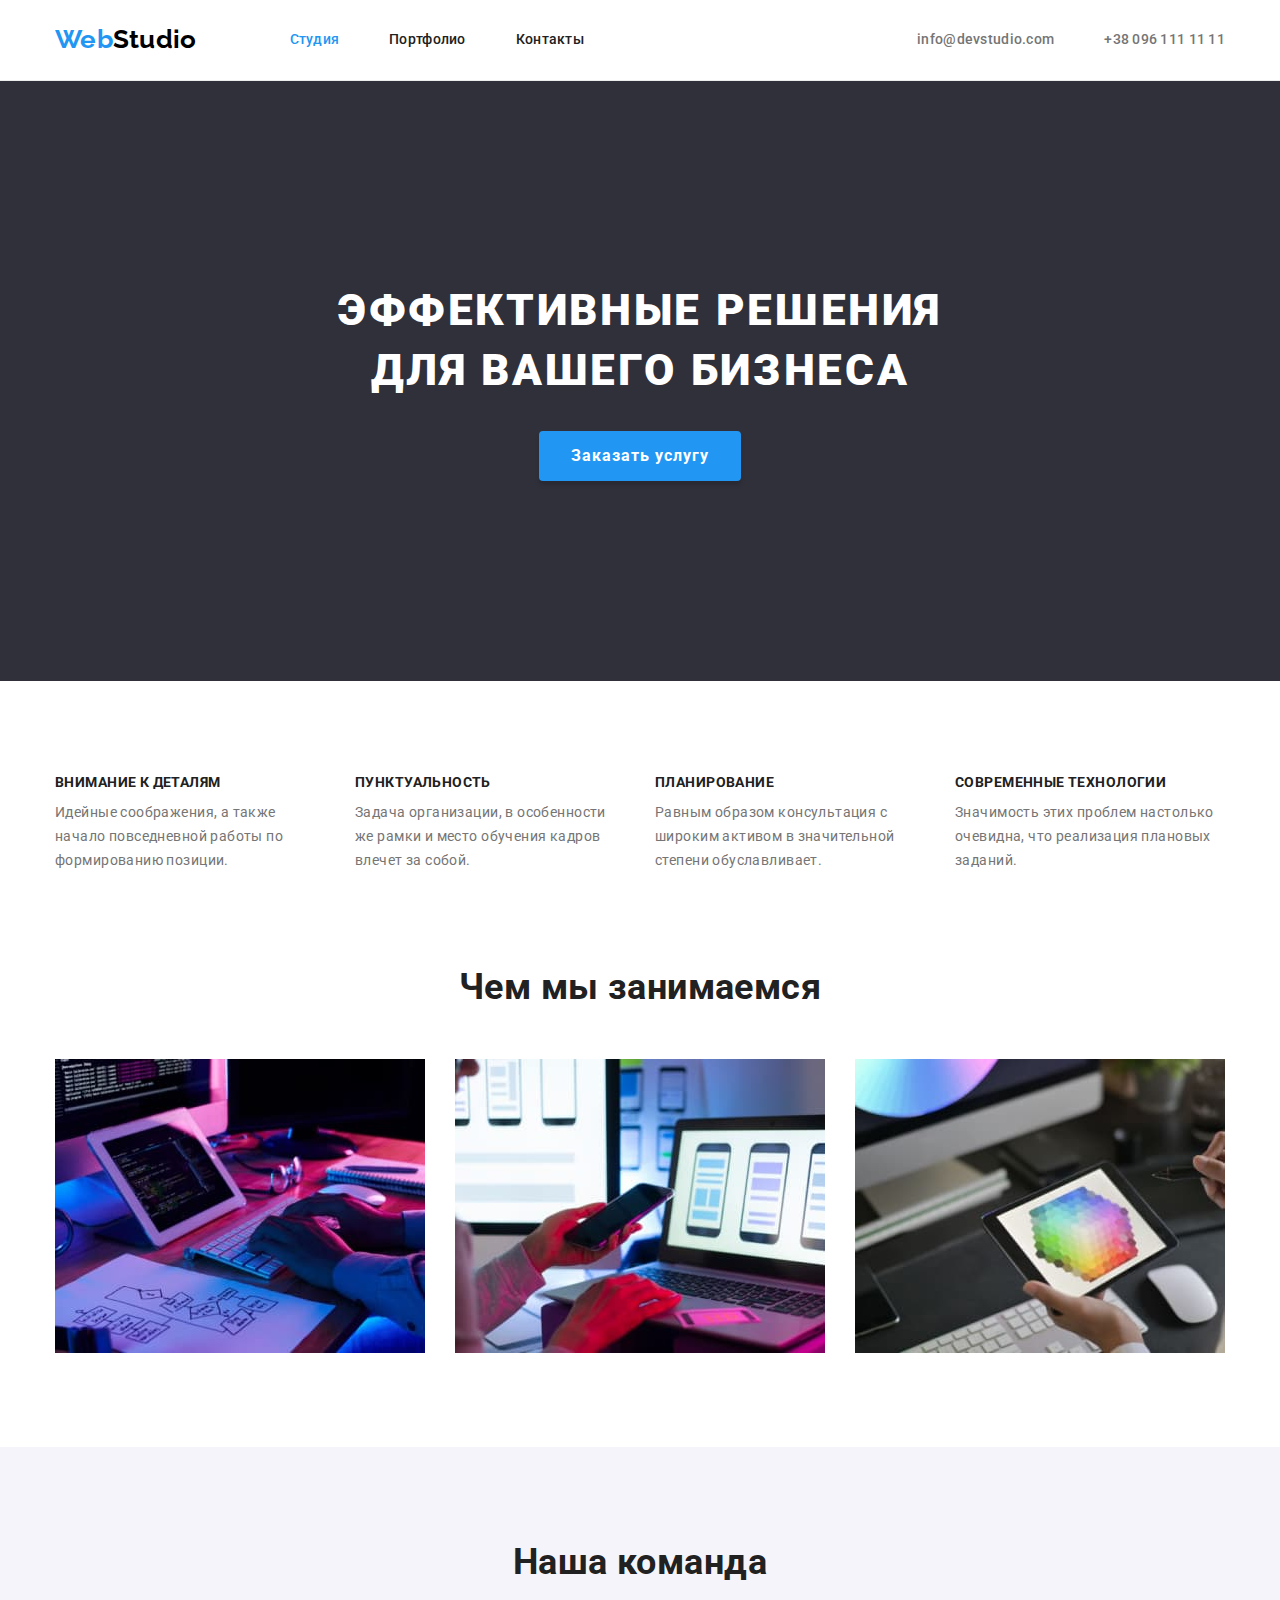
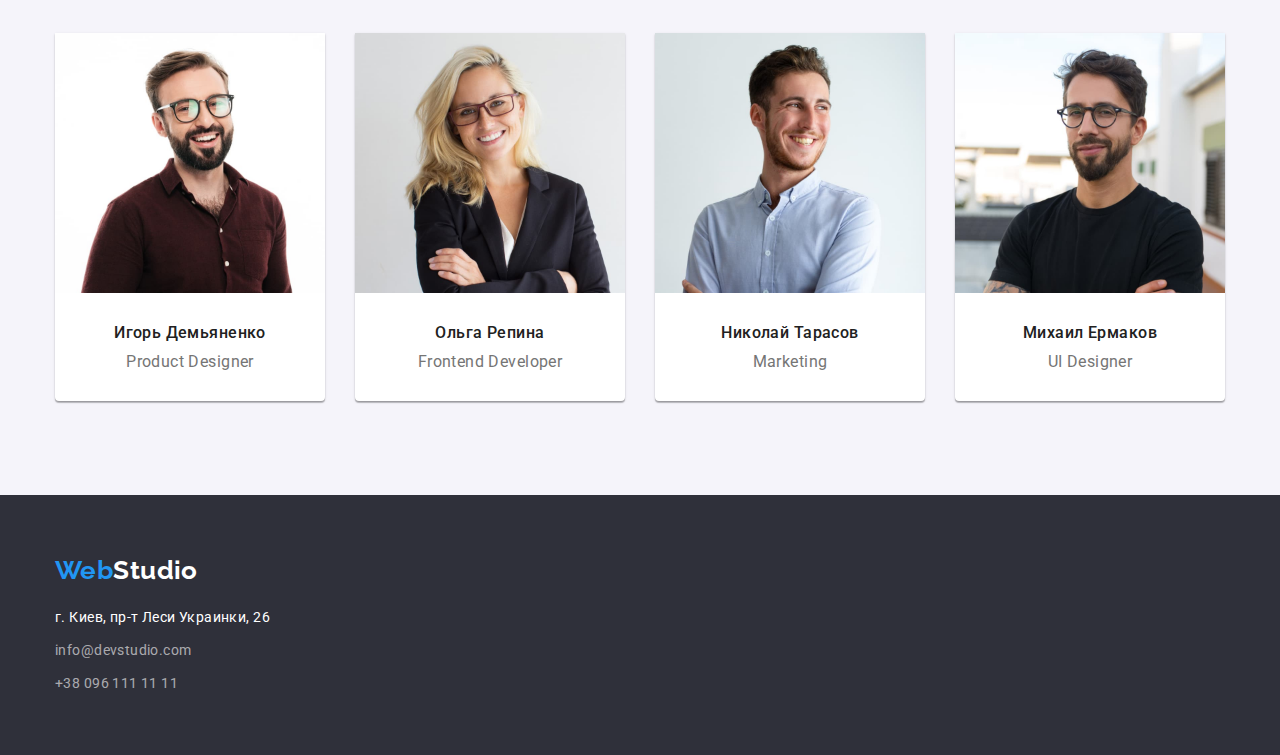
<file: index.html>
<!DOCTYPE html>
<html lang="ru">
  <head>
    <meta charset="UTF-8" />
    <meta http-equiv="X-UA-Compatible" content="IE=edge" />
    <meta name="viewport" content="width=device-width, initial-scale=1.0" />
    <title lang="en">WebStudio</title>
    <link rel="preconnect" href="https://fonts.googleapis.com" />
    <link rel="preconnect" href="https://fonts.gstatic.com" crossorigin />
    <link
      href="https://fonts.googleapis.com/css2?family=Raleway:wght@700&family=Roboto:wght@400;500;700;900&display=swap"
      rel="stylesheet"
    />
    <link
      rel="stylesheet"
      href="https://cdnjs.cloudflare.com/ajax/libs/modern-normalize/1.1.0/modern-normalize.min.css"
    />
    <link rel="stylesheet" href="./css/styles.css" />
  </head>
  <body>
    <header class="header">
      <div class="header-container container">
        <nav class="header-nav">
          <a class="header-logo link" href="./index.html" lang="en">
            <span class="accent">Web</span>Studio
          </a>
          <ul class="header-nav-list list">
            <li class="header-nav-item">
              <a class="link current" href="./index.html">Студия</a>
            </li>
            <li class="header-nav-item">
              <a class="link" href="./portfolio.html">Портфолио</a>
            </li>
            <li class="header-nav-item">
              <a class="link" href="">Контакты</a>
            </li>
          </ul>
        </nav>
        <ul class="contact list">
          <li class="contact-item">
            <a class="contact-link link" href="mailto:info@devstudio.com">info@devstudio.com</a>
          </li>
          <li class="contact-item">
            <a class="contact-link link" href="tel:+380961111111">+38 096 111 11 11</a>
          </li>
        </ul>
      </div>
    </header>
    <main>
      <!--Hero-->
      <section class="hero section">
        <div class="container">
          <h1 class="hero-title">Эффективные решения для вашего бизнеса</h1>
          <button class="hero-button" type="button">Заказать услугу</button>
        </div>
      </section>
      <!--features-->
      <section class="features section">
        <div class="container">
          <h2 class="visually-hidden">Особенности</h2>
          <ul class="features-list list">
            <li class="features-list-item">
              <h3 class="features-list-title">Внимание к деталям</h3>
              <p class="features-list-text">
                Идейные соображения, а также начало повседневной работы по формированию позиции.
              </p>
            </li>
            <li class="features-list-item">
              <h3 class="features-list-title">Пунктуальность</h3>
              <p class="features-list-text">
                Задача организации, в особенности же рамки и место обучения кадров влечет за собой.
              </p>
            </li>
            <li class="features-list-item">
              <h3 class="features-list-title">Планирование</h3>
              <p class="features-list-text">
                Равным образом консультация с широким активом в значительной степени обуславливает.
              </p>
            </li>
            <li class="features-list-item">
              <h3 class="features-list-title">Современные технологии</h3>
              <p class="features-list-text">
                Значимость этих проблем настолько очевидна, что реализация плановых заданий.
              </p>
            </li>
          </ul>
        </div>
      </section>
      <!--Чем мы занимаемся works -->
      <section class="works section">
        <div class="container">
          <h2 class="works-title">Чем мы занимаемся</h2>
          <ul class="works-list list">
            <li class="works-list-item">
              <img src="./images/img1.jpg" alt="Desctop App" width="370" height="294" />
            </li>
            <li class="works-list-item">
              <img src="./images/img2.jpg" alt="Mobile App" width="370" height="294" />
            </li>
            <li class="works-list-item">
              <img src="./images/img3.jpg" alt="Design" width="370" height="294" />
            </li>
          </ul>
        </div>
      </section>
      <!--Team-->
      <section class="team section">
        <div class="container">
          <h2 class="team-title">Наша команда</h2>
          <ul class="team-list card-set list">
            <li class="team-list-item card-set-item">
              <img
                class="team-list-img"
                src="./images/img4.jpg"
                alt="Игорь Демьяненко"
                width="270"
                height="260"
              />
              <div class="team-list-block">
                <h3 class="team-list-title">Игорь Демьяненко</h3>
                <p class="team-list-text" lang="en">Product Designer</p>
              </div>
            </li>
            <li class="team-list-item card-set-item">
              <img
                class="team-list-img"
                src="./images/img5.jpg"
                alt="Ольга Репина"
                width="270"
                height="260"
              />
              <div class="team-list-block">
                <h3 class="team-list-title">Ольга Репина</h3>
                <p class="team-list-text" lang="en">Frontend Developer</p>
              </div>
            </li>
            <li class="team-list-item card-set-item">
              <img
                class="team-list-img"
                src="./images/img6.jpg"
                alt="Николай Тарасов"
                width="270"
                height="260"
              />
              <div class="team-list-block">
                <h3 class="team-list-title">Николай Тарасов</h3>
                <p class="team-list-text" lang="en">Marketing</p>
              </div>
            </li>
            <li class="team-list-item card-set-item">
              <img
                class="team-list-img"
                src="./images/img7.jpg"
                alt="Михаил Ермаков"
                width="270"
                height="260"
              />
              <div class="team-list-block">
                <h3 class="team-list-title">Михаил Ермаков</h3>
                <p class="team-list-text" lang="en">UI Designer</p>
              </div>
            </li>
          </ul>
        </div>
      </section>
    </main>
    <footer class="footer">
      <div class="container">
        <a class="footer-logo link" href="./index.html" lang="en"
          ><span class="accent">Web</span>Studio</a
        >
        <address class="footer-contact">
          <ul class="footer-contact-list list">
            <li class="footer-contact-item">
              <a
                class="adress link"
                href="https://goo.gl/maps/uBSWTAJxnbtAAQ7v7"
                target="_blank"
                rel="noreferrer noopener nofollow"
                >г. Киев, пр-т Леси Украинки, 26</a
              >
            </li>
            <li class="footer-contact-item">
              <a class="footer-contact-link link" href="mailto:info@devstudio.com"
                >info@devstudio.com</a
              >
            </li>
            <li class="footer-contact-item">
              <a class="footer-contact-link link" href="tel:+380961111111">+38 096 111 11 11</a>
            </li>
          </ul>
        </address>
      </div>
    </footer>
  </body>
</html>
</file>
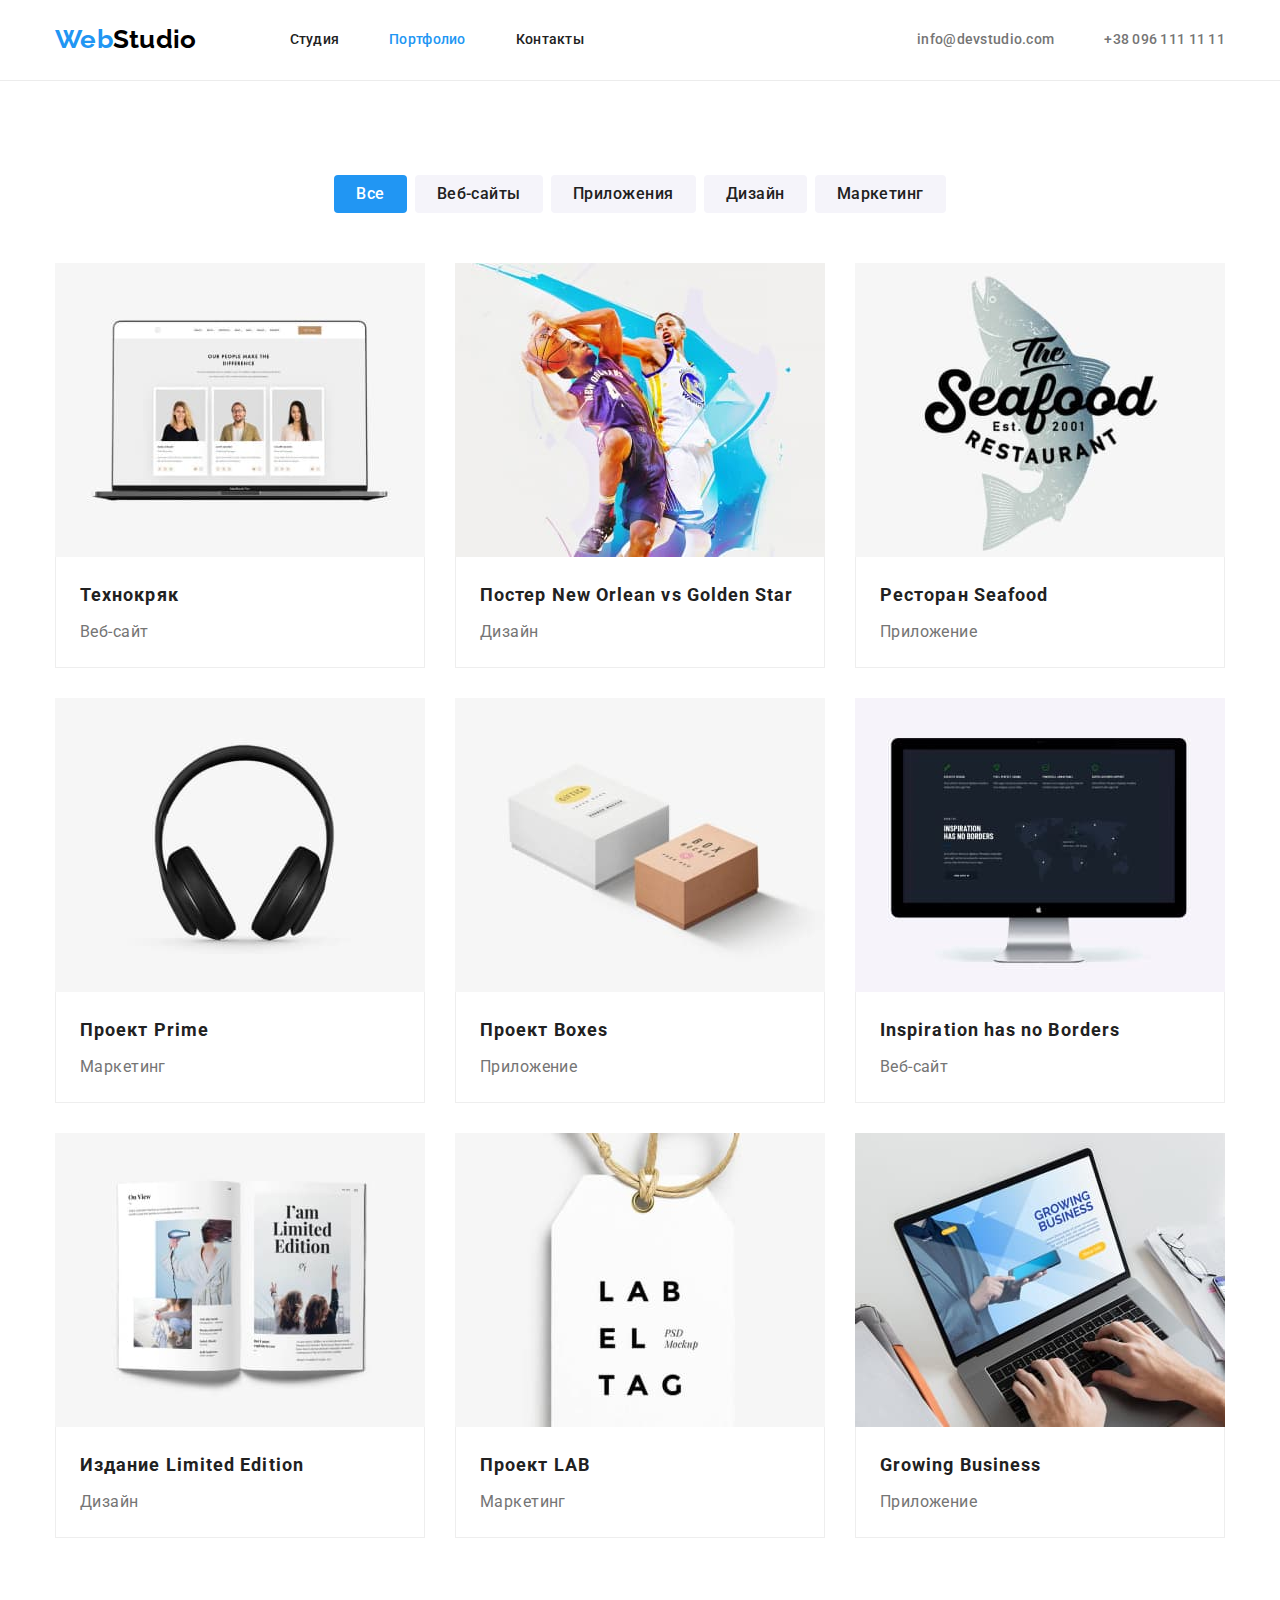
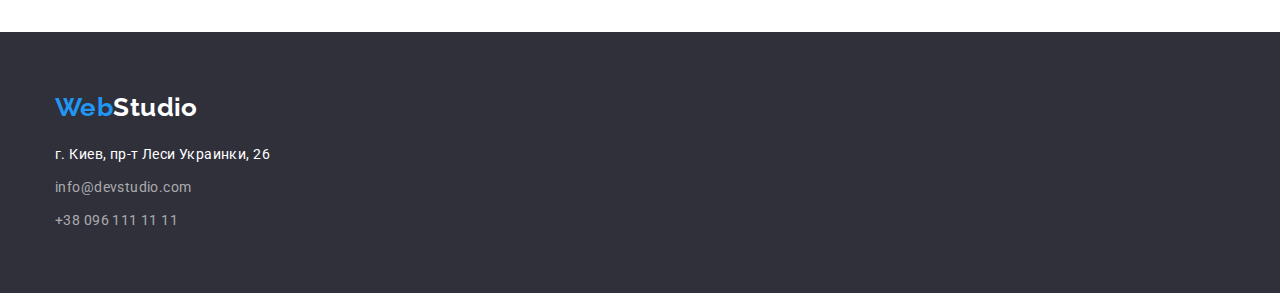
<file: portfolio.html>
<!DOCTYPE html>
<html lang="ru">
  <head>
    <meta charset="UTF-8" />
    <meta http-equiv="X-UA-Compatible" content="IE=edge" />
    <meta name="viewport" content="width=device-width, initial-scale=1.0" />
    <title>Портфоліо</title>
    <link rel="preconnect" href="https://fonts.googleapis.com" />
    <link rel="preconnect" href="https://fonts.gstatic.com" crossorigin />
    <link
      href="https://fonts.googleapis.com/css2?family=Raleway:wght@700&family=Roboto:wght@400;500;700;900&display=swap"
      rel="stylesheet"
    />
    <link
      rel="stylesheet"
      href="https://cdnjs.cloudflare.com/ajax/libs/modern-normalize/1.1.0/modern-normalize.min.css"
    />
    <link rel="stylesheet" href="./css/styles.css" />
  </head>
  <body>
    <header class="header">
      <div class="header-container container">
        <nav class="header-nav">
          <a class="header-logo link" href="./index.html" lang="en">
            <span class="accent">Web</span>Studio
          </a>
          <ul class="header-nav-list list">
            <li class="header-nav-item">
              <a class="link" href="./index.html">Студия</a>
            </li>
            <li class="header-nav-item">
              <a class="link current" href="./portfolio.html">Портфолио</a>
            </li>
            <li class="header-nav-item">
              <a class="link" href="">Контакты</a>
            </li>
          </ul>
        </nav>
        <ul class="contact list">
          <li class="contact-item">
            <a class="contact-link link" href="mailto:info@devstudio.com">info@devstudio.com</a>
          </li>
          <li class="contact-item">
            <a class="contact-link link" href="tel:+380961111111">+38 096 111 11 11</a>
          </li>
        </ul>
      </div>
    </header>
    <main>
      <!-- Portfolio -->
      <section class="portfolio section">
        <div class="container">
          <h1 class="visually-hidden">Portfolio</h1>
          <ul class="portfolio-filter list">
            <li class="portfolio-filter-item">
              <button class="portfolio-filter-btn current" type="button">Все</button>
            </li>
            <li class="portfolio-filter-item">
              <button class="portfolio-filter-btn" type="button">Веб-сайты</button>
            </li>
            <li class="portfolio-filter-item">
              <button class="portfolio-filter-btn" type="button">Приложения</button>
            </li>
            <li class="portfolio-filter-item">
              <button class="portfolio-filter-btn" type="button">Дизайн</button>
            </li>
            <li class="portfolio-filter-item">
              <button class="portfolio-filter-btn" type="button">Маркетинг</button>
            </li>
          </ul>
          <!-- Examples -->
          <ul class="examples card-set list">
            <li class="examples-item card-set-item">
              <a class="examples-link link" href="">
                <img src="./images/portfolio1.jpg" alt="" width="370" height="294" />
                <div class="examples-container">
                  <h2 class="examples-title">Технокряк</h2>
                  <p class="examples-text">Веб-сайт</p>
                </div>
              </a>
            </li>
            <li class="examples-item card-set-item">
              <a class="examples-link link" href="">
                <img src="./images/portfolio2.jpg" alt="" width="370" height="294" />
                <div class="examples-container">
                  <h2 class="examples-title">
                    Постер <span lang="en">New Orlean vs Golden Star</span>
                  </h2>
                  <p class="examples-text">Дизайн</p>
                </div>
              </a>
            </li>
            <li class="examples-item card-set-item">
              <a class="examples-link link" href="">
                <img src="./images/portfolio3.jpg" alt="" width="370" height="294" />
                <div class="examples-container">
                  <h2 class="examples-title">Ресторан <span lang="en">Seafood</span></h2>
                  <p class="examples-text">Приложение</p>
                </div>
              </a>
            </li>
            <li class="examples-item card-set-item">
              <a class="examples-link link" href="">
                <img src="./images/portfolio4.jpg" alt="" width="370" height="294" />
                <div class="examples-container">
                  <h2 class="examples-title">Проект <span lang="en"></span>Prime</h2>
                  <p class="examples-text">Маркетинг</p>
                </div>
              </a>
            </li>
            <li class="examples-item card-set-item">
              <a class="examples-link link" href="">
                <img src="./images/portfolio5.jpg" alt="" width="370" height="294" />
                <div class="examples-container">
                  <h2 class="examples-title">Проект <span lang="en">Boxes</span></h2>
                  <p class="examples-text">Приложение</p>
                </div>
              </a>
            </li>
            <li class="examples-item card-set-item">
              <a class="examples-link link" href="">
                <img src="./images/portfolio6.jpg" alt="" width="370" height="294" />
                <div class="examples-container">
                  <h2 class="examples-title"><span lang="en">Inspiration has no Borders</span></h2>
                  <p class="examples-text">Веб-сайт</p>
                </div>
              </a>
            </li>
            <li class="examples-item card-set-item">
              <a class="examples-link link" href="">
                <img src="./images/portfolio7.jpg" alt="" width="370" height="294" />
                <div class="examples-container">
                  <h2 class="examples-title">Издание <span lang="en">Limited Edition</span></h2>
                  <p class="examples-text">Дизайн</p>
                </div>
              </a>
            </li>
            <li class="examples-item card-set-item">
              <a class="examples-link link" href="">
                <img src="./images/portfolio8.jpg" alt="" width="370" height="294" />
                <div class="examples-container">
                  <h2 class="examples-title">Проект <span lang="en">LAB</span></h2>
                  <p class="examples-text">Маркетинг</p>
                </div>
              </a>
            </li>
            <li class="examples-item card-set-item">
              <a class="examples-link link" href="">
                <img src="./images/portfolio9.jpg" alt="" width="370" height="294" />
                <div class="examples-container">
                  <h2 class="examples-title"><span lang="en">Growing Business</span></h2>
                  <p class="examples-text">Приложение</p>
                </div>
              </a>
            </li>
          </ul>
        </div>
      </section>
    </main>
    <footer class="footer">
      <div class="container">
        <a class="footer-logo link" href="./index.html" lang="en"
          ><span class="accent">Web</span>Studio</a
        >
        <address class="footer-contact">
          <ul class="footer-contact-list list">
            <li class="footer-contact-item">
              <a
                class="adress link"
                href="https://goo.gl/maps/uBSWTAJxnbtAAQ7v7"
                target="_blank"
                rel="noreferrer noopener nofollow"
                >г. Киев, пр-т Леси Украинки, 26</a
              >
            </li>
            <li class="footer-contact-item">
              <a class="footer-contact-link link" href="mailto:info@devstudio.com"
                >info@devstudio.com</a
              >
            </li>
            <li class="footer-contact-item">
              <a class="footer-contact-link link" href="tel:+380961111111">+38 096 111 11 11</a>
            </li>
          </ul>
        </address>
      </div>
    </footer>
  </body>
</html>
</file>
<file: css/styles.css>
/* 
  основной цвет текста #757575
  вторичный цвет текста/заголовки #212121
  акцент #2196F3
  цвет логотип #000000
  цвет футер/адрес физический/h1/button #ffffff
  цвет фона dark #2F303A
  цвет фона section #F5F4FA
  цвет мейл+телефон футер rgba(255, 255, 255, 0.6);
*/
/* 
  шрифт логотипа Raleway 700
  основной шрифт Roboto 400(вторичный текст) 500/ 700/ 900(h1)
*/
:root {
  --primary-text-color: #757575;
  --primary-logo-color: #000000;
  --primary-white-color: #ffffff;
  --title-text-color: #212121;
  --accent-color: #2196f3;
  --background-color-footer: #2f303a;
  --background-color-secondary: #f5f4fa;
  --color-text-footer: rgba(255, 255, 255, 0.6);
  --btn-hover-color: #188ce8;
  --border-bottom-header-color: #ececec;
  --border-porf-color: #eeeeee;
  --items: 3;
  --indent: 30px;
}

h1,
h2,
h3,
p,
ul {
  margin: 0;
  padding: 0;
}

img {
  display: block;
  max-width: 100%;
  height: auto;
}

body {
  color: var(--primary-text-color);
  background-color: var(--primary-white-color);
  font-family: 'Roboto', sans-serif;
  font-size: 14px;
  letter-spacing: 0.03em;
}

.list {
  padding: 0;
  margin: 0;
  list-style: none;
}

.link {
  text-decoration: none;
}

.container {
  width: 1200px;
  margin: 0 auto;
  padding: 0 15px;

  /* outline: 2px solid tomato; */
}

.visually-hidden {
  position: absolute;
  width: 1px;
  height: 1px;
  margin: -1px;
  border: 0;
  padding: 0;
  white-space: nowrap;
  clip-path: inset(100%);
  clip: rect(0 0 0 0);
  overflow: hidden;
}

.section {
  padding-top: 94px;
  padding-bottom: 94px;
}

/**
  |============================
  | сітка із застосуванням flex-box
  |============================
*/
.card-set {
  display: flex;
  flex-wrap: wrap;
  margin: calc(-1 * var(--indent) / 2);
}

.card-set-item {
  flex-basis: calc((100% - var(--indent) * var(--items)) / var(--items));
  margin: calc(var(--indent) / 2);
}

/* HEADER */
.header {
  display: flex;
  align-items: center;
  padding-top: 24px;
  padding-bottom: 25px;
  border-bottom: 1px solid var(--border-bottom-header-color);
}

.header-container {
  display: flex;
  align-items: center;
}

.header-nav {
  display: flex;
  font-weight: 500;
  letter-spacing: 0.02em;
}

.header-logo {
  margin-right: 93px;
  font-family: 'Raleway', sans-serif;
  font-weight: 700;
  font-size: 26px;
  line-height: 1.19;
  color: var(--primary-logo-color);
}

.header-logo .accent {
  color: var(--accent-color);
}

.header-nav-list {
  display: flex;
  align-items: center;
}
.header-nav-list .link {
  color: var(--title-text-color);
}

.header-nav-list .link:hover,
.header-nav-list .link:focus {
  color: var(--accent-color);
}

.header-nav-list .link.current {
  color: var(--accent-color);
}

.header-nav-item:not(:last-child) {
  margin-right: 50px;
}

.contact {
  display: flex;
  margin-left: auto;
}

.contact-item:not(:last-child) {
  margin-right: 50px;
}

.contact-link {
  font-weight: 500;
  letter-spacing: 0.02em;
  color: var(--primary-text-color);
}

.contact-link:hover,
.contact-link:focus {
  color: var(--accent-color);
}

/* HERO */
.hero {
  padding: 200px 0;
  text-align: center;
  background-color: var(--background-color-footer);
  color: var(--primary-white-color);
}

.hero-title {
  margin: 0 auto;
  margin-bottom: 30px;
  width: 696px;
  font-weight: 900;
  font-size: 44px;
  line-height: 1.36;
  letter-spacing: 0.06em;
  text-transform: uppercase;
}

.hero-button {
  display: inline-block;
  margin: 0 auto;
  padding: 10px 32px;
  align-items: center;
  font-family: 'Roboto';
  font-weight: 700;
  font-size: 16px;
  line-height: 1.88;
  text-align: center;
  letter-spacing: 0.06em;
  color: var(--primary-white-color);
  background-color: var(--accent-color);
  box-shadow: 0px 4px 4px rgba(0, 0, 0, 0.15);
  border: none;
  border-radius: 4px;
  cursor: pointer;
}

.hero-button:hover,
.hero-button:focus {
  background-color: var(--btn-hover-color);
}

/* FEATURES */
.features.section {
  padding-bottom: 0;
}

.features-list {
  display: flex;
  justify-content: space-between;
}

.features-list-item {
  display: block;
  flex-basis: 270px;
  margin-right: 30px;
}

.features-list-item:last-child {
  margin-right: 0;
}

.features-list-title {
  margin-bottom: 10px;
  font-weight: 700;
  font-size: 14px;
  line-height: 1.14;
  text-transform: uppercase;
  color: var(--title-text-color);
}

.features-list-text {
  line-height: 1.71;
}

/* WORKS */
.works-title {
  margin-bottom: 50px;
  font-weight: 700;
  font-size: 36px;
  line-height: 1.17;
  text-align: center;
  color: var(--title-text-color);
}

.works-list {
  display: flex;
}

.works-list-item:not(:last-child) {
  margin-right: 30px;
}

/* TEAM */
.team {
  background-color: var(--background-color-secondary);
}

.team-title {
  margin-bottom: 50px;
  font-weight: 700;
  font-size: 36px;
  line-height: 1.17;
  text-align: center;
  color: var(--title-text-color);
}

.team-list-item {
  --items: 4;
  background-color: var(--primary-white-color);
  box-shadow: 0px 1px 3px rgba(0, 0, 0, 0.12), 0px 1px 1px rgba(0, 0, 0, 0.14),
    0px 2px 1px rgba(0, 0, 0, 0.2);
  border-radius: 0px 0px 4px 4px;
}

.team-list-title {
  margin-bottom: 10px;
  color: var(--title-text-color);
  font-weight: 500;
}

.team-list-title,
.team-list-text {
  font-size: 16px;
  line-height: 1.19;
  text-align: center;
}
.team-list-block {
  padding-top: 30px;
  padding-bottom: 30px;
}

/* FOOTER */
.footer {
  padding: 60px 0;
  background-color: var(--background-color-footer);
}

.footer-logo {
  display: inline-block;
  margin-bottom: 20px;
  font-family: 'Raleway', sans-serif;
  font-weight: 700;
  font-size: 26px;
  line-height: 1.19;
  color: var(--primary-white-color);
}

.footer-logo .accent {
  color: var(--accent-color);
}

.footer-contact-list {
  display: inline-block;
  padding-left: 0;
}

.footer-contact-item {
  margin-bottom: 9px;
}

.footer-contact-item:last-child {
  margin-bottom: 0;
}

.adress {
  color: var(--primary-white-color);
  line-height: 1.71;
  font-style: normal;
}

.adress:hover,
.adress:focus {
  color: var(--accent-color);
}

.footer-contact-link {
  color: var(--color-text-footer);
  line-height: 1.71;
  font-style: normal;
}

.footer-contact-link:hover,
.footer-contact-link:focus {
  color: var(--accent-color);
}

/*---- Portfolio ----*/
/* Buttons */
.portfolio-filter {
  display: flex;
  justify-content: center;
  margin-bottom: 50px;
}

.portfolio-filter-btn {
  padding: 6px 22px;
  font-family: inherit;
  font-weight: 500;
  font-size: 16px;
  line-height: 1.62;
  letter-spacing: 0.03em;
  /* border: 1px solid transparent; */
  color: var(--title-text-color);
  background-color: var(--background-color-secondary);
  border: none;
  border-radius: 4px;
  cursor: pointer;
}

.portfolio-filter-item:not(:last-child) {
  margin-right: 8px;
}

.portfolio-filter .portfolio-filter-btn.current {
  color: var(--primary-white-color);
  background-color: var(--accent-color);
}

.portfolio-filter-btn:hover,
.portfolio-filter-btn:focus {
  color: var(--primary-white-color);
  background-color: var(--accent-color);
  box-shadow: 0px 3px 1px rgba(0, 0, 0, 0.1), 0px 1px 2px rgba(0, 0, 0, 0.08),
    0px 2px 2px rgba(0, 0, 0, 0.12);
}

/* Examples */

.examples-link {
  color: var(--primary-text-color);
  background-color: var(--primary-white-color);
}

.examples-container {
  display: block;
  padding: 20px 24px;
  border: 1px solid var(--border-porf-color);
  border-top: none;
}

.examples-title {
  margin-bottom: 4px;
  font-weight: 700;
  font-size: 18px;
  line-height: 2;
  letter-spacing: 0.06em;
  color: var(--title-text-color);
}

.examples-text {
  font-size: 16px;
  line-height: 1.88;
}
</file>
